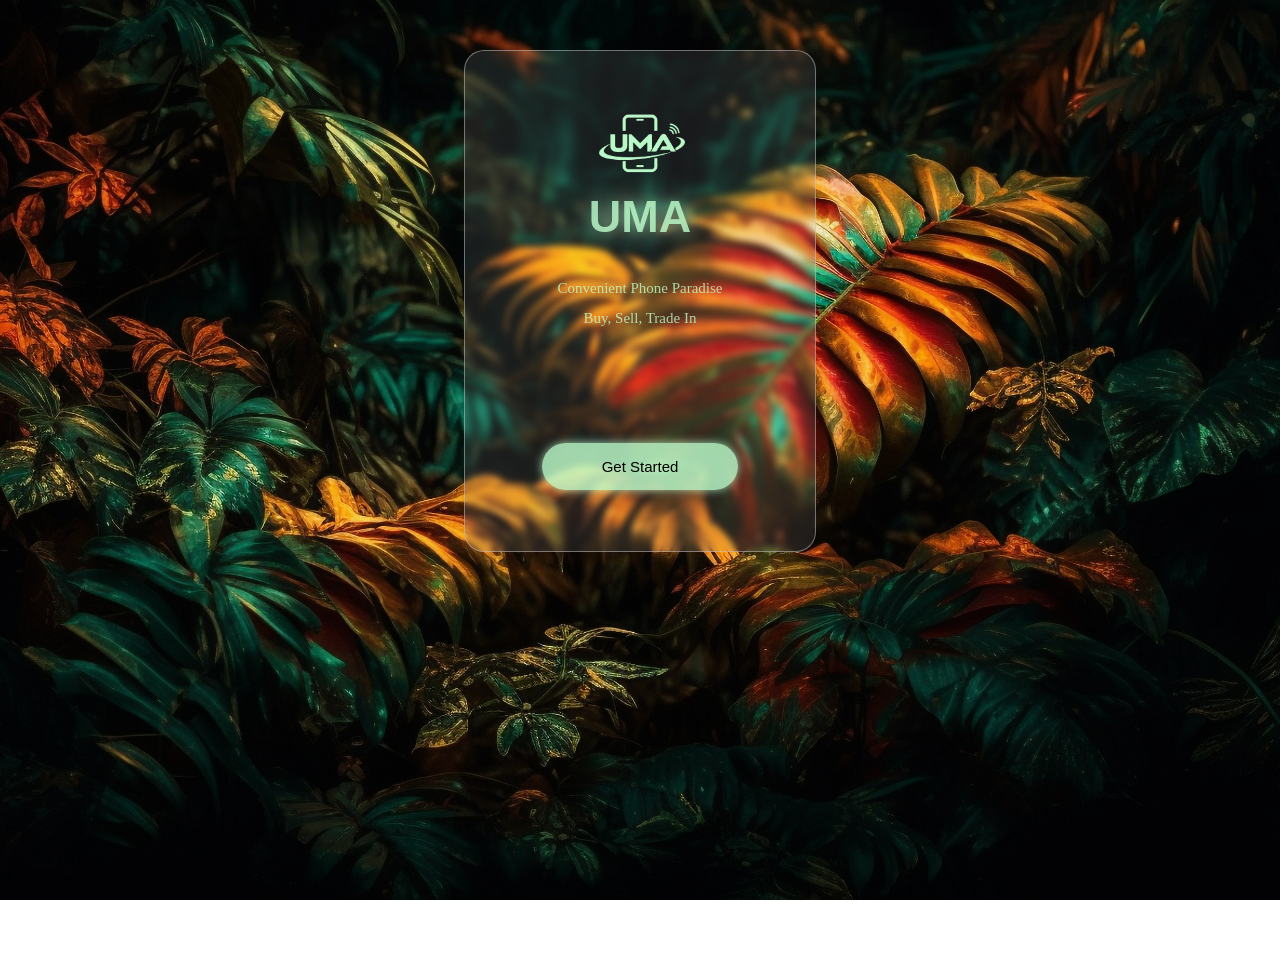
<file: index.html>
<!DOCTYPE html>
<html lang="en">
<head>
    <meta charset="UTF-8">
    <meta name="viewport" content="width=device-width, initial-scale=1.0">
    <title>UMA</title>
    <link rel="stylesheet" href="index.css">
    <link rel="icon" type="image/x-icon" href="img/uma.jpg">
</head>
<body>

    <div class="started-box">
        
        <img src="img/uma.jpg" alt="U Moe Aung Logo" class="uma-logo">
       
        <h1 class="brand-name"> UMA </h1>
        
        <p class="uma-slogan"> Convenient Phone Paradise <br> Buy, Sell, Trade In</p>
    
        <button class="explore-btn" onclick="document.location='home-page.html'"> Get Started  </button>
    
    </div>

   
</body>
</html>
</file>
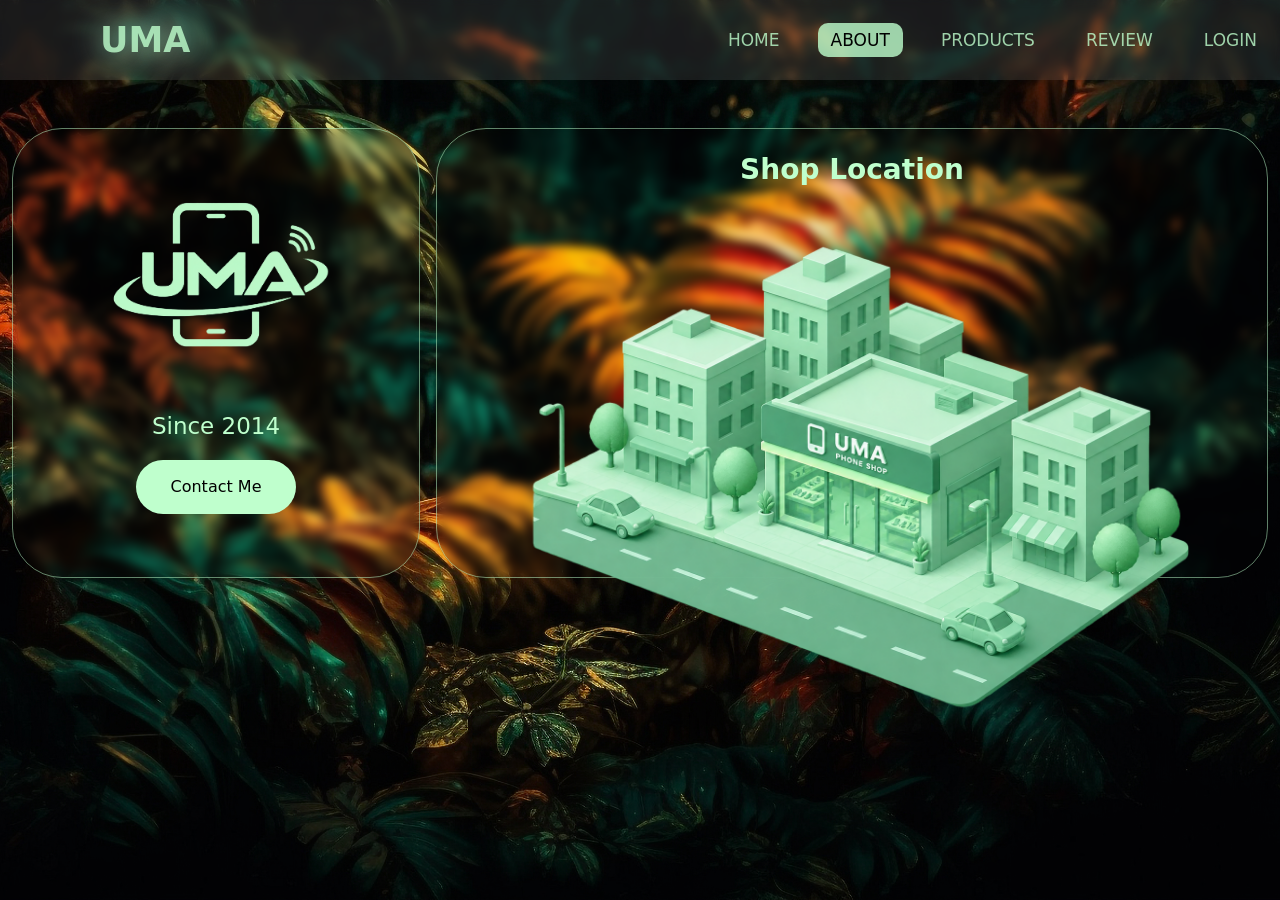
<file: about-page.html>
<!DOCTYPE html>
<html lang="en">
<head>
    <meta charset="UTF-8">
    <meta name="viewport" content="width=device-width, initial-scale=1.0">
    <link rel="stylesheet" href="about-page.css">
    <link href="https://cdn.jsdelivr.net/npm/bootstrap@5.3.8/dist/css/bootstrap.min.css" rel="stylesheet">
    <link rel="stylesheet" href="https://cdn.jsdelivr.net/npm/bootstrap-icons@1.13.2/font/bootstrap-icons.min.css">
    <link rel="icon" type="image/x-icon" href="img/uma.jpg">
    <title>About Us</title>
</head>
<body>
     <!--  Navigation Bar -->
    <nav>
        <div class="menu-btn" id="menu-btn" onclick="menu()"><img src="/img/menu.png" alt="menu-icon" width="40" id="menu-icon"></div>
        <label class="logo" onclick="document.location='home-page.html'" id="logo-el"> UMA </label>

        <ul id="menu">
            <li><a href="home-page.html" id="home"> Home</a></li>
            <li><a href="about-page.html" id="about">About</a></li>
            <li><a href="product-page.html" id="products">Products</a></li>
            <li><a href="review-page.html" id="review">Review</a></li>
            <li><a href="#">Login</a></li>
        </ul>
    </nav>


    <section class="container-fluid py-5">
        <div class="row g-3">
            <!-- logo and establishment year -->
            <div class="col-12 col-md-4 col-lg-4">
                <div class="logo-container">
                    <img src="img/uma.jpg" alt="uma logo">
                    <p> Since 2014</p>
                    <button onclick="document.location='tg://resolve?domain=johnkoko_official'"> Contact Me</button>
                </div>
            </div>

            <!-- shop location -->
            <div class="col-12 col-md-8 col-lg-8">
                <div class="shop-location">
                    <p> Shop Location</p>
                    <img src="/img/location.png" alt="shop location">
                </div>
            </div>
        </div>
    </section>

    <script src="main-page.js"></script>

</body>
</html>
</file>
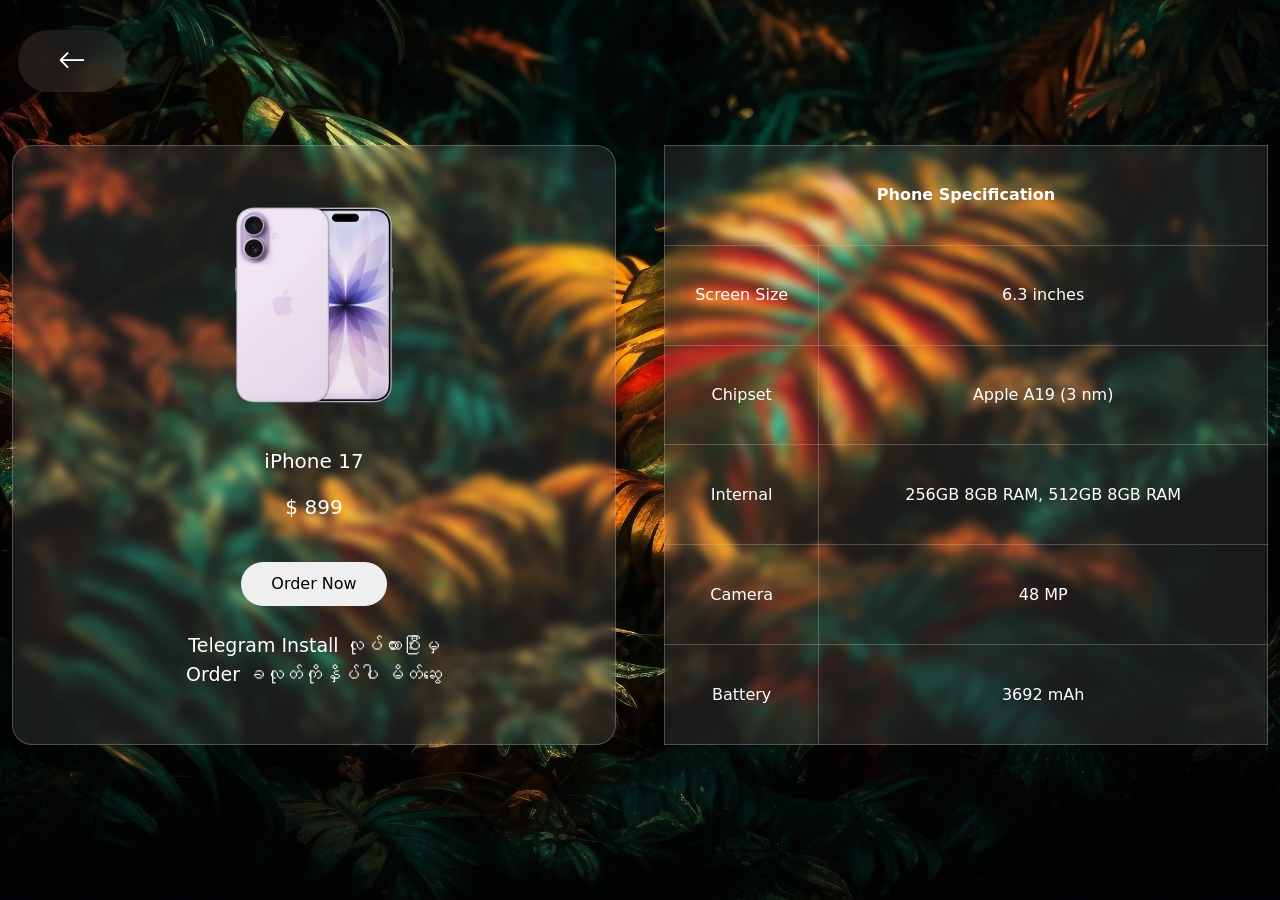
<file: product1.html>
<!DOCTYPE html>
<html lang="en">
<head>
    <meta charset="UTF-8">
    <meta name="viewport" content="width=device-width, initial-scale=1.0">
    <link rel="stylesheet" href="product.css">
    <link href="https://cdn.jsdelivr.net/npm/bootstrap@5.3.8/dist/css/bootstrap.min.css" rel="stylesheet">
    <link rel="stylesheet" href="https://cdn.jsdelivr.net/npm/bootstrap-icons@1.13.2/font/bootstrap-icons.min.css">
    <link rel="icon" type="image/x-icon" href="img/uma.jpg">
    <title>Product View</title>
</head>
<body>
    
    <button class="back-btn" onclick="document.location='product-page.html'"><i class="bi bi-arrow-left"></i></button>

    <!-- iphone 17 -->
    <section class="container-fluid py-5">
        <div class="row g-5">
            <!-- phone box -->
            <div class="col-12 col-md-6 col-lg-6">
                <div class="phone-box">
                    <img src="/phone-photos/iphone17.png" alt="iphone 17">
                    <p> iPhone 17</p>
                    <p> $ 899 </p>
                    <br>
                    <button onclick="document.location='tg://resolve?domain=johnkoko_official'" id="order-btn"> Order Now </button>

                   
                    <p class="order-alert">Telegram Install လုပ်ထားပြီးမှ <br> Order ခလုတ်ကိုနှိပ်ပါ မိတ်ဆွေ</p>
                   
                </div>
            </div>

            <!-- phone specs -->
             <div class="col-12 col-md-6 col-lg-6">
                <table>
                    <tr>
                        <th colspan="2">Phone Specification</th>
                    </tr>

                    <tr>
                        <td> Screen Size</td>
                        <td> 6.3 inches </td>
                    </tr>

                    <tr>
                        <td> Chipset </td>
                        <td> Apple A19 (3 nm)</td>
                    </tr>

                    <tr>
                        <td> Internal</td>
                        <td> 256GB 8GB RAM, 512GB 8GB RAM</td>
                    </tr>

                    <tr>
                        <td>Camera</td>
                        <td>48 MP</td>
                    </tr>

                    <tr>
                        <td> Battery</td>
                        <td> 3692 mAh</td>
                    </tr>
                </table>
             </div>
           
        </div>
    </section>
    
    
</body>
</html>
</file>
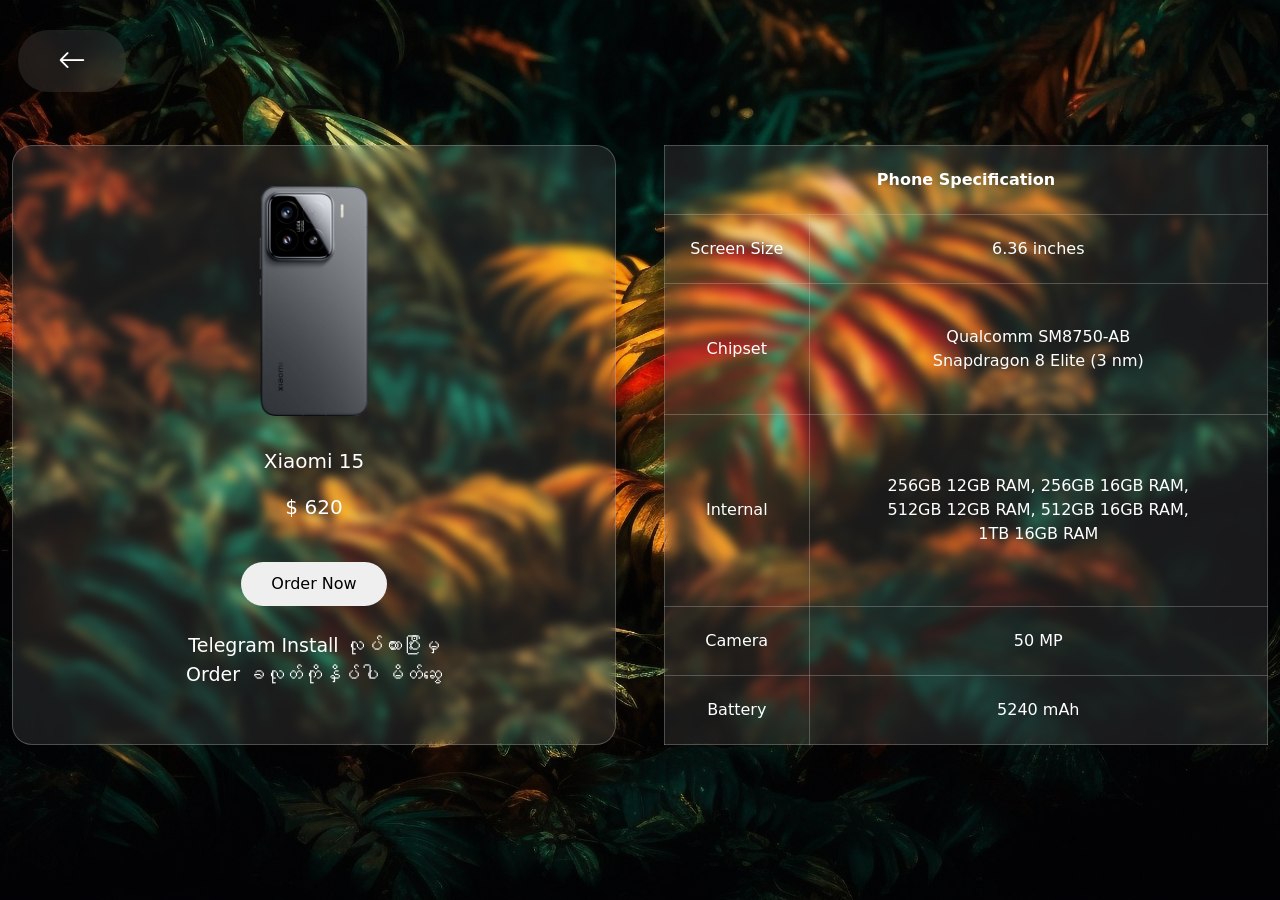
<file: product2.html>
<!DOCTYPE html>
<html lang="en">
<head>
    <meta charset="UTF-8">
    <meta name="viewport" content="width=device-width, initial-scale=1.0">
    <link rel="stylesheet" href="product.css">
    <link href="https://cdn.jsdelivr.net/npm/bootstrap@5.3.8/dist/css/bootstrap.min.css" rel="stylesheet">
    <link rel="stylesheet" href="https://cdn.jsdelivr.net/npm/bootstrap-icons@1.13.2/font/bootstrap-icons.min.css">
    <link rel="icon" type="image/x-icon" href="img/uma.jpg">
    <title>Product View</title>
</head>
<body>
    
    <button class="back-btn" onclick="document.location='product-page.html'"><i class="bi bi-arrow-left"></i></button>

    <!-- xiaomi 15 -->
    <section class="container-fluid py-5">
        <div class="row g-5">
            <!-- phone box -->
            <div class="col-12 col-md-6 col-lg-6">
                <div class="phone-box">
                    <img src="/phone-photos/xiaomi15.png" alt="xiaomi 15" style="width: 230px; margin-top: 40px; margin-bottom: 30px;">
                    <p> Xiaomi 15</p>
                    <p> $ 620 </p>
                    <br>
                    <button onclick="document.location='tg://resolve?domain=johnkoko_official'" id="order-btn"> Order Now </button>

                   
                    <p class="order-alert">Telegram Install လုပ်ထားပြီးမှ <br> Order ခလုတ်ကိုနှိပ်ပါ မိတ်ဆွေ</p>
                   
                </div>
            </div>

            <!-- phone specs -->
             <div class="col-12 col-md-6 col-lg-6">
                <table>
                    <tr>
                        <th colspan="2">Phone Specification</th>
                    </tr>

                    <tr>
                        <td> Screen Size</td>
                        <td> 6.36 inches </td>
                    </tr>

                    <tr>
                        <td> Chipset </td>
                        <td> Qualcomm SM8750-AB <br> Snapdragon 8 Elite (3 nm)</td>
                    </tr>

                    <tr>
                        <td> Internal</td>
                        <td> 256GB 12GB RAM, 256GB 16GB RAM,<br> 512GB 12GB RAM, 512GB 16GB RAM, <br> 1TB 16GB RAM</td>
                    </tr>

                    <tr>
                        <td>Camera</td>
                        <td>50 MP</td>
                    </tr>

                    <tr>
                        <td> Battery</td>
                        <td> 5240 mAh</td>
                    </tr>
                </table>
             </div>
           
        </div>
    </section>
    
    
</body>
</html>
</file>
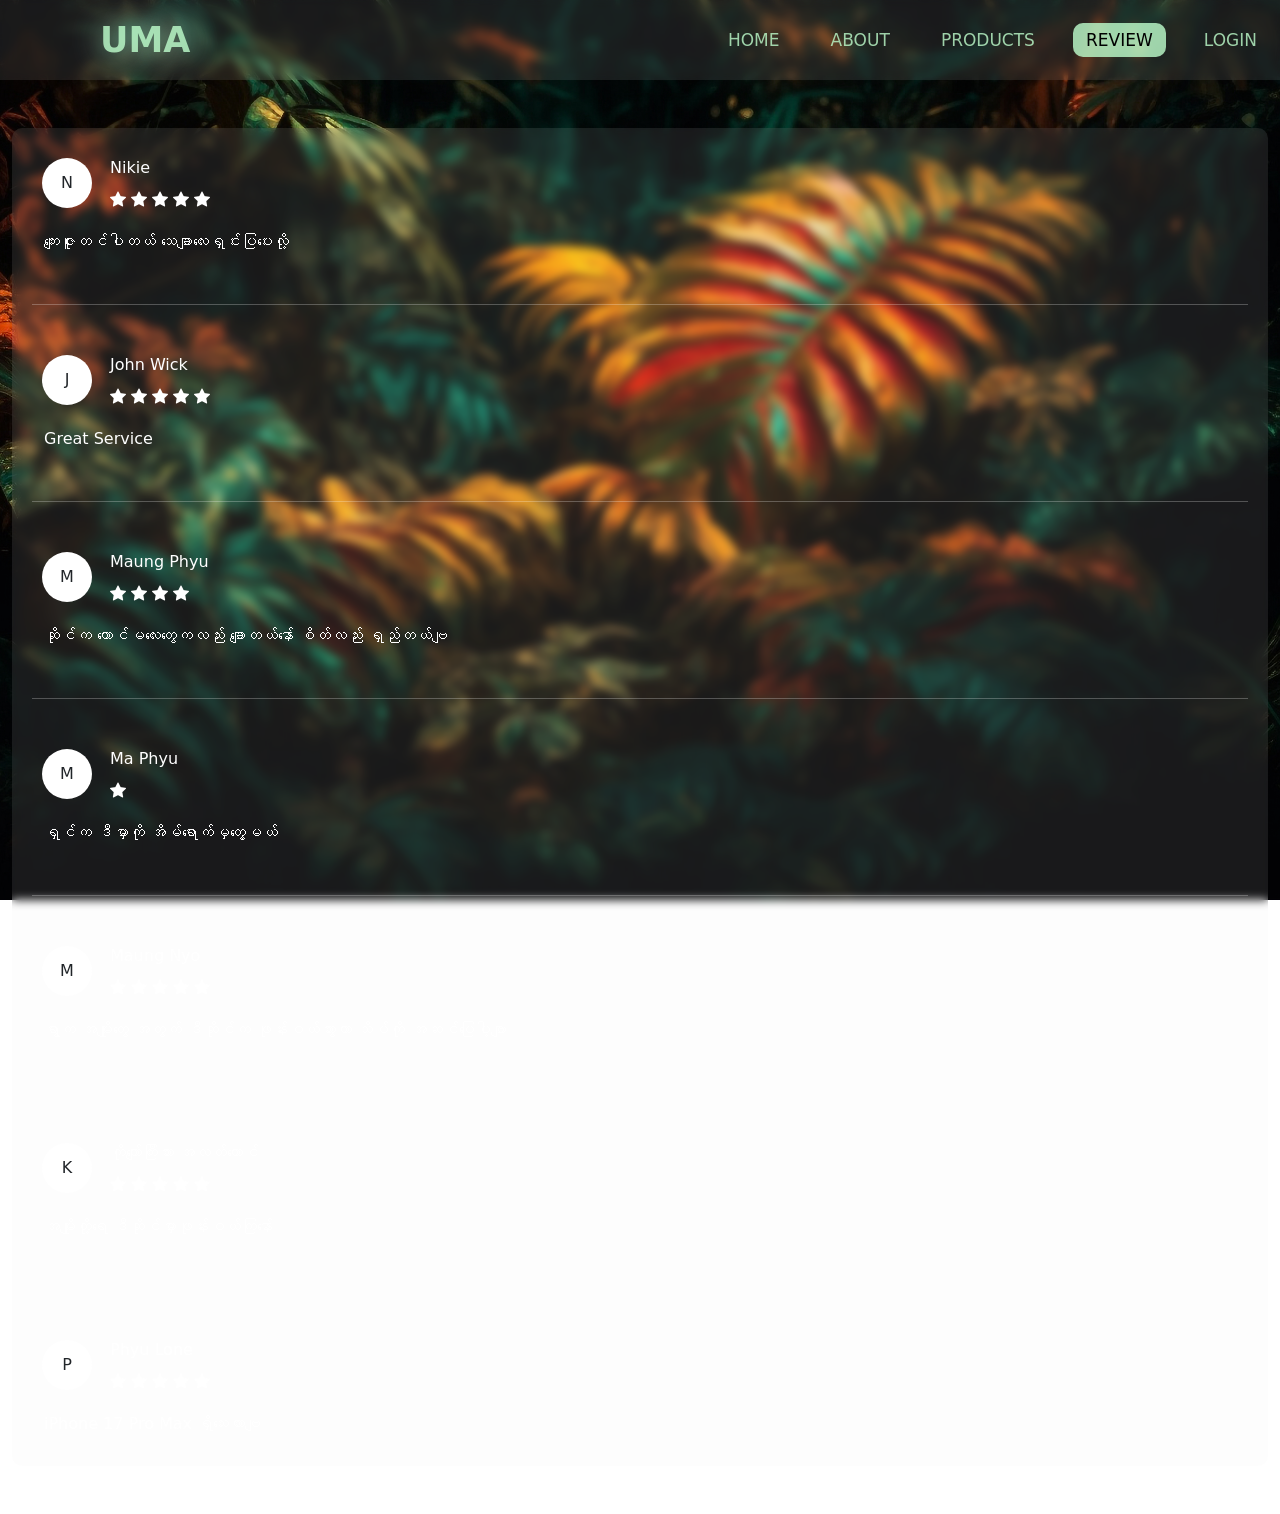
<file: review-page.html>
<!DOCTYPE html>
<html lang="en">
<head>
    <meta charset="UTF-8">
    <meta name="viewport" content="width=device-width, initial-scale=1.0">
    <link rel="stylesheet" href="review-page.css">
    <link href="https://cdn.jsdelivr.net/npm/bootstrap@5.3.8/dist/css/bootstrap.min.css" rel="stylesheet">
    <link rel="stylesheet" href="https://cdn.jsdelivr.net/npm/bootstrap-icons@1.13.2/font/bootstrap-icons.min.css">
    <link rel="icon" type="image/x-icon" href="img/uma.jpg">
    <title>Review</title>
</head>
<body>
    <!--  Navigation Bar -->
    <nav>
        <div class="menu-btn" id="menu-btn" onclick="menu()"><img src="/img/menu.png" alt="menu-icon" width="40" id="menu-icon"></div>
        <label class="logo" onclick="document.location='home-page.html'" id="logo-el"> UMA </label>

        <ul id="menu">
            <li><a href="home-page.html" id="home"> Home</a></li>
            <li><a href="about-page.html" id="about">About</a></li>
            <li><a href="product-page.html" id="products">Products</a></li>
            <li><a href="review-page.html" id="review">Review</a></li>
            <li><a href="#">Login</a></li>
        </ul>
    </nav>


    <section class="container-fluid py-5">
        <div class="comment-section">
            <!-- person 1 -->
            <div class="comment-profile"> N </div>
            <div class="name-five-stars">
                <p class="name">Nikie</p>
                <div class="five-stars">
                    <i class="bi bi-star-fill"></i>
                    <i class="bi bi-star-fill"></i>
                    <i class="bi bi-star-fill"></i>
                    <i class="bi bi-star-fill"></i>
                    <i class="bi bi-star-fill"></i>
                </div>
            </div>

            <p class="comment">ကျေးဇူးတင်ပါတယ် သေချာလေးရှင်းပြပေးလို့</p>
            <!-- person 1 -->

            <br>
            <hr style="color: white;">
            <br>

            <!-- person 2 -->
            <div class="comment-profile"> J </div>
            <div class="name-five-stars">
                <p class="name">John Wick</p>
                <div class="five-stars">
                    <i class="bi bi-star-fill"></i>
                    <i class="bi bi-star-fill"></i>
                    <i class="bi bi-star-fill"></i>
                    <i class="bi bi-star-fill"></i>
                    <i class="bi bi-star-fill"></i>
                </div>
            </div>

            <p class="comment"> Great Service </p>
            <!-- person 2 -->


            <br>
            <hr style="color: white;">
            <br>

            <!-- person 3 -->
            <div class="comment-profile"> M </div>
            <div class="name-five-stars">
                <p class="name">Maung Phyu</p>
                <div class="five-stars">
                    <i class="bi bi-star-fill"></i>
                    <i class="bi bi-star-fill"></i>
                    <i class="bi bi-star-fill"></i>
                    <i class="bi bi-star-fill"></i>
                </div>
            </div>

            <p class="comment"> ဆိုင်က ကောင်မလေးတွေကလည်း ချောတယ်နော် စိတ်လည်း ရှည်တယ်ဗျ </p>
            <!-- person 3 -->



            <br>
            <hr style="color: white;">
            <br>

            <!-- person 4 -->
            <div class="comment-profile"> M </div>
            <div class="name-five-stars">
                <p class="name">Ma Phyu</p>
                <div class="five-stars">
                    <i class="bi bi-star-fill"></i>
                </div>
            </div>

            <p class="comment"> ရှင်က ဒီမှာကို အိမ်ရောက်မှတွေ့မယ် </p>
            <!-- person 4 -->


            <br>
            <hr style="color: white;">
            <br>

            <!-- person 5 -->
            <div class="comment-profile"> M </div>
            <div class="name-five-stars">
                <p class="name">Maung Nyo</p>
                <div class="five-stars">
                    <i class="bi bi-star-fill"></i>
                    <i class="bi bi-star-fill"></i>
                    <i class="bi bi-star-fill"></i>
                    <i class="bi bi-star-fill"></i>
                    <i class="bi bi-star-fill"></i>
                </div>
            </div>

            <p class="comment"> ရွာက အမျိုးတွေ အတွက် ဒီဆိုင်က ဖုန်းဝယ်သွားတာ သိပ်ကို အဆင်ပြေပါ့ဗျာ </p>
            <!-- person 5 -->


            <br>
            <hr style="color: white;">
            <br>

            <!-- person 6 -->
            <div class="comment-profile"> K </div>
            <div class="name-five-stars">
                <p class="name">ကိုကျော်ကြီးသား အလတ်ကောင်</p>
                <div class="five-stars">
                    <i class="bi bi-star-fill"></i>
                    <i class="bi bi-star-fill"></i>
                    <i class="bi bi-star-fill"></i>
                    <i class="bi bi-star-fill"></i>
                    <i class="bi bi-star-fill"></i>
                </div>
            </div>

            <p class="comment"> အမျိုးတို့ရေ ဒီဆိုင်မှာဖုန်းဝယ်ကြနော် </p>
            <!-- person 6 -->


            <br>
            <hr style="color: white;">
            <br>

            <!-- person 7 -->
            <div class="comment-profile"> P </div>
            <div class="name-five-stars">
                <p class="name">Phyu Lone</p>
                <div class="five-stars">
                    <i class="bi bi-star-fill"></i>
                    <i class="bi bi-star-fill"></i>
                    <i class="bi bi-star-fill"></i>
                    <i class="bi bi-star-fill"></i>
                    <i class="bi bi-star-fill"></i>
                </div>
            </div>

            <p class="comment"> iPhone 17 Pro Max ရှိသေးလားဗျ </p>
            <!-- person 7 -->












            


            





        </div>
    </section>

    <script src="main-page.js"></script>
</body>
</html>
</file>
<file: index.css>
html body{
    background-image: url('img/jungle.jpg');
    background-repeat: no-repeat;
    background-size: cover;
    background-attachment: fixed;
    background-position: center;
    min-height: 100vh;
}

/* Started Page */
.started-box{
    background: rgba(230,230,230,0.1);
    backdrop-filter: blur(3px);
    width: 350px;
    height: 500px;
    display: block;
    justify-content: center;
    align-items: center;
    margin: 50px auto 50px;
    border-radius: 20px;
    border: 1px solid rgba(200,200,200,0.5);
}



.uma-logo{
    width: 100px;
    display: block;
    margin: 40px auto 0px;
}


.brand-name{
    color: rgba(191, 255, 205, 0.8);
    font-family: sans-serif;
    text-align: center;
    font-weight: 900;
    font-size: 45px;
    margin-top: 0px;
    text-shadow: 0px 0px 20px rgba(191, 255, 205, 0.8);
    

}

.uma-slogan{
    color: rgba(191, 255, 205, 0.8);
    text-align: center;
    font-weight: 300;
    font-size: 15px;
    font-family: verdana;
    line-height: 30px;
}



.explore-btn{
    background-color: rgba(191, 255, 205, 0.8);
    backdrop-filter: blur(20px);
    padding: 15px 60px 15px;
    border-radius: 30px;
    border: none;
    display: flex;
    margin: 110px auto;
    font-size: 15px;
    color: black;
    box-shadow: 0px 0px 10px rgba(191, 255, 205, 0.8);

    
}

.explore-btn:hover{
    box-shadow: 0px 0px 20px rgba(191, 255, 205, 0.8);
    
}

.explore-btn:active{
     box-shadow: 0px 0px 10px rgba(191, 255, 205, 0.8);
     
}

/*Started Page */
</file>
<file: about-page.css>
body{
    background-image: url('img/jungle.jpg');
    background-repeat: no-repeat;
    background-size: cover;
    background-attachment: fixed;
    background-position: center;
    font-family: Helvetica, sans-serif;
}
/* Navigation Bar */

*{
    padding: 0;
    margin: 0;
    list-style: none;

}

html body nav{
    background: rgba(230,230,230,0.1);
    backdrop-filter: blur(5px);
    height: 80px;
    width: 100%;
    position: sticky;
    z-index: 1000;
    /* border-radius: 0px 0px 20px 20px; */

}

label.logo{
    color:  rgba(191, 255, 205,0.8);
    font-size: 35px;
    line-height: 80px;
    padding: 0 100px;
    font-weight: bold;
    text-shadow: 0px 0px 30px rgb(191, 255, 205);
    cursor: pointer;

}

nav ul{
    float: right;
    /* margin-right: 20px; */
   
}


nav ul li{
    display: inline-block;
    line-height: 80px;
    margin: 0 10px;
}

nav ul li a{
    color: rgba(191, 255, 205, 0.8);
    font-size: 17px;
    text-transform: uppercase;
    padding: 7px 13px;
    border-radius: 10px;
    text-decoration: none;
}



nav ul li a:hover{
    color: black;
    background-color: rgba(191, 255, 205, 0.8);
    transition: .5s;
}

nav ul li a:active{
     background: none;
}

.menu-btn{
    float: right;
    line-height: 80px;
    margin-right: 40px;
    cursor: pointer;
    display: none;
}


/* tablet screen size */
@media (max-width: 952px){
    label.logo{
        font-size: 30px;
        padding-left: 50px;

    }

    nav ul li a{
        font-size: 16px;

    }
}

/* mobile screen size (going backto mobile view)*/
@media (max-width: 858px){
    .menu-btn{
        display: block;
    }

    nav ul{
        position: sticky;
        margin-top: 20px;
        width: 100%;
        height: 500px;
        background-color: rgb(191, 255, 205);
        text-align: center;
        display: none;
        transition: 0.5s;
        border-radius: 20px;
        border: 2px solid rgba(200,200,200,0.3);
        
        
    }

    nav ul li{
        display: block;

    }

    nav ul li a{
        color: black;
        font-size: 22px;
        font-weight: 400;
    }

    nav ul li a:hover{
        background: rgb(0,0,0);
        color: white;
       
    }

    nav ul li a:active{
        background: none;
    }
}

/* logo and establishment year */
section .logo-container{
    /* background-color: rgba(230,230,230,0.1); */
    backdrop-filter: blur(5px);
    height: 450px;
    border: 1px solid rgba(191, 255, 205,0.5);
    border-radius: 50px;
}

section .logo-container img{
    display: block;
    width: 250px;
    margin: 15px auto;
    
}

section .logo-container p{
    color: rgb(191, 255, 205);
    text-align: center;
    font-size: 23px;
}

section .logo-container button{
    background-color: rgb(191, 255, 205);
    padding: 15px 35px;
    border: none;
    border-radius: 40px;
    display: block;
    margin: auto;
    font-weight: 500;
    transition: 0.5s;
}

section .logo-container button:hover{
    box-shadow: 0px 0px 10px rgb(191, 255, 205);
}

section .logo-container button:active{
    box-shadow: none;
}




/* shop location */
section .shop-location{
    /* background-color: rgba(230,230,230,0.1); */
    backdrop-filter: blur(5px);
    border:1px solid rgba(191, 255, 205,0.5);
    border-radius: 50px;
    height: 450px;
}

section .shop-location p{
    color: rgb(191, 255, 205);
    text-align: center;
    margin-top: 20px;
    font-size: 28px;
    font-weight: bold;
    
}

section .shop-location img{
    display: block;
    margin: 30px auto;
    width: 90%;
}

section .shop-location img:hover{
    transform: translateY(-30px);
    transition: 0.5s;
}
</file>
<file: product.css>
body{
    background-image: url('img/jungle.jpg');
    background-repeat: no-repeat;
    background-size: cover;
    background-attachment: fixed;
    background-position: center;
    font-family: Helvetica, sans-serif;
}

.back-btn{
    background-color: rgba(230,230,230,0.1);
    backdrop-filter: blur(10px);
    color: white;
    padding: 10px 40px;
    border: none;
    border-radius: 30px;
    margin: 30px 18px 5px;
    font-size: 28px;
    position: sticky;
    z-index: 1000;
    top: 20px;
    transition: 0.5s;
}

.back-btn:hover{
    font-size: 32px;
}

.back-btn:active{
    font-size: 28px;
}


section .phone-box{
    background: rgba(230,230,230,0.1);
    backdrop-filter: blur(5px);
    height: 600px;
    border-radius: 20px;
    border: 1px solid rgba(200,200,200,0.3);
}

section .phone-box img{
    display: block;
    width: 300px;
    margin: auto;
}

section .phone-box p{
    color: white;
    text-align: center;
    font-size: 20px;
}

section .phone-box button{
    padding: 10px 30px;
    border-radius: 30px;
    border: none;
    display: block;
    margin: auto;
    transition: 0.5s;
    
}

.phone-box button:hover{
    box-shadow: 0px 0px 20px rgb(255,255,255);
}

.phone-box button:active{
    box-shadow: none;
}

.phone-box .order-alert{
    font-size: 19px;
    color: white;
    margin: 25px auto;
}

section table{
    width: 100%;
    height: 600px;
    background-color: rgba(230,230,230,0.1);
    backdrop-filter: blur(5px);
}

section table, section th, section td{
    border: 1px solid rgba(200,200,200,0.3);
    color: white;
    text-align: center;
    border-collapse: collapse;
    

    
}

section th:hover, section td:hover{
    background-color: white;
    color: black;
}
</file>
<file: review-page.css>
body{
    background-image: url('img/jungle.jpg');
    background-repeat: no-repeat;
    background-size: cover;
    background-attachment: fixed;
    background-position: center;
    font-family: Helvetica, sans-serif;
}
/* Navigation Bar */

*{
    padding: 0;
    margin: 0;
    list-style: none;

}

html body nav{
    background: rgba(230,230,230,0.1);
    backdrop-filter: blur(5px);
    height: 80px;
    width: 100%;
    position: sticky;
    z-index: 1000;
    /* border-radius: 0px 0px 20px 20px; */

}

label.logo{
    color:  rgba(191, 255, 205,0.8);
    font-size: 35px;
    line-height: 80px;
    padding: 0 100px;
    font-weight: bold;
    text-shadow: 0px 0px 30px rgb(191, 255, 205);
    cursor: pointer;

}

nav ul{
    float: right;
    /* margin-right: 20px; */
   
}


nav ul li{
    display: inline-block;
    line-height: 80px;
    margin: 0 10px;
}

nav ul li a{
    color: rgba(191, 255, 205, 0.8);
    font-size: 17px;
    text-transform: uppercase;
    padding: 7px 13px;
    border-radius: 10px;
    text-decoration: none;
}



nav ul li a:hover{
    color: black;
    background-color: rgba(191, 255, 205, 0.8);
    transition: .5s;
}

nav ul li a:active{
     background: none;
}

.menu-btn{
    float: right;
    line-height: 80px;
    margin-right: 40px;
    cursor: pointer;
    display: none;
}


/* tablet screen size */
@media (max-width: 952px){
    label.logo{
        font-size: 30px;
        padding-left: 50px;

    }

    nav ul li a{
        font-size: 16px;

    }
}

/* mobile screen size (going backto mobile view)*/
@media (max-width: 858px){
    .menu-btn{
        display: block;
    }

    nav ul{
        position: sticky;
        margin-top: 20px;
        width: 100%;
        height: 500px;
        background-color: rgb(191, 255, 205);
        text-align: center;
        display: none;
        transition: 0.5s;
        border-radius: 20px;
        border: 2px solid rgba(200,200,200,0.3);
        
        
    }

    nav ul li{
        display: block;

    }

    nav ul li a{
        color: black;
        font-size: 22px;
        font-weight: 400;
    }

    nav ul li a:hover{
        background: rgb(0,0,0);
        color: white;
       
    }

    nav ul li a:active{
        background: none;
    }
}


section .comment-section{
    background-color: rgba(230,230,230,0.1);
    backdrop-filter: blur(5px);
    padding: 20px 20px;
    border-radius: 10px;
}

section .comment-section .comment-profile{
    background: white;
    width: 50px;
    height: 50px;
    border-radius: 50px;
    float: left;
    /* padding: 13px 18px; */
    display: inline-flex;
    justify-content: center;
    align-items: center;
    font-weight: 500;
    margin: 10px;
}

section .comment-section .name-five-stars{
    display: inline-block;
}

.comment-section .name{
    color: white;
    margin: 8px;
}

.comment-section .five-stars{
    color: white;
    margin: 8px;
}

.comment-section .comment{
    color: white;
    margin: 10px 12px;
}
</file>
